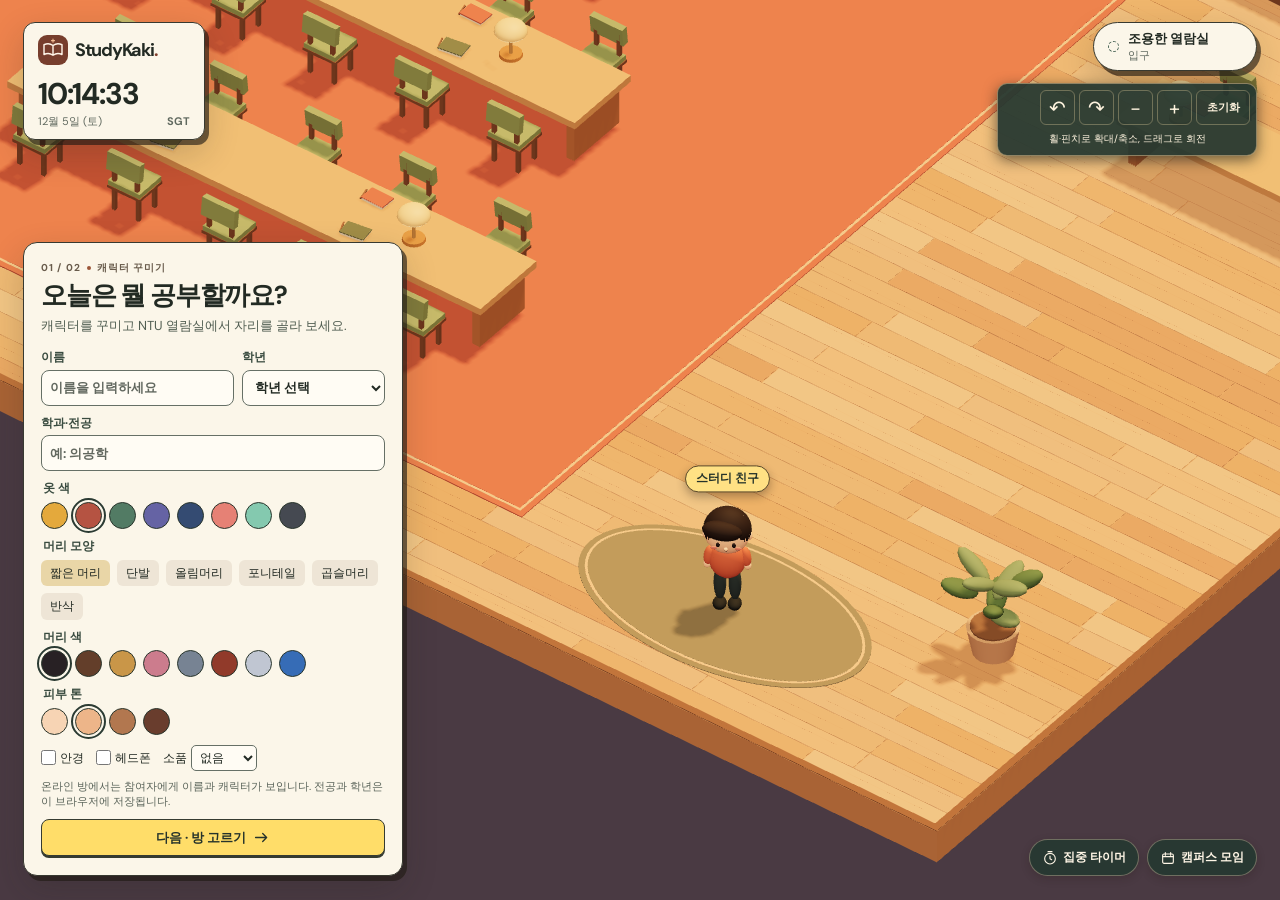
<file: index.html>
<!doctype html>
<html lang="ko">
<head>
  <meta charset="utf-8">
  <meta name="viewport" content="width=device-width, initial-scale=1">
  <meta name="description" content="NTU 학생을 위한 온라인 열람실. 캐릭터를 꾸미고 자리에 앉아 친구들과 공부하세요.">
  <meta name="theme-color" content="#263a32">
  <title>StudyKaki · NTU 온라인 열람실</title>
  <link rel="icon" href="./mark.svg" type="image/svg+xml">
  <link rel="preconnect" href="https://fonts.googleapis.com">
  <link rel="preconnect" href="https://fonts.gstatic.com" crossorigin>
  <link href="https://fonts.googleapis.com/css2?family=DM+Sans:wght@400;500;600;700&family=Instrument+Serif:ital@0;1&display=swap" rel="stylesheet">
  <link rel="stylesheet" href="./style.css?v=ko-1">
  <link rel="stylesheet" href="./scene.css?v=ko-1">
  <script src="./vendor/three-r160.min.js" defer></script>
  <script src="./room-connect.js?v=ko-1" defer></script>
  <script src="./rooms.js?v=ko-1" defer></script>
  <script src="./focus.js?v=ko-1" defer></script>
  <script src="./walk.js" defer></script>
  <script src="./scene.js?v=ko-1" defer></script>
  <script src="./library.js?v=ko-1" type="module"></script>
</head>
<body class="room-app" data-room-phase="profile" data-scene-room="quiet">
  <svg class="symbols" xmlns="http://www.w3.org/2000/svg" aria-hidden="true">
    <symbol id="i-arrow" viewBox="0 0 24 24"><path d="M4.5 12h14m-5-5 5 5-5 5"/></symbol>
    <symbol id="i-up" viewBox="0 0 24 24"><path d="M6 18 18 6M8 6h10v10"/></symbol>
    <symbol id="i-plus" viewBox="0 0 24 24"><path d="M12 5v14M5 12h14"/></symbol>
    <symbol id="i-user" viewBox="0 0 24 24"><circle cx="12" cy="8" r="3.3"/><path d="M5 20v-1a7 7 0 0 1 14 0v1"/></symbol>
    <symbol id="i-clock" viewBox="0 0 24 24"><circle cx="12" cy="13" r="8"/><path d="M12 9v4l2.5 1.5M9 2.5h6"/></symbol>
    <symbol id="i-pin" viewBox="0 0 24 24"><path d="M19 10c0 5-7 10-7 10s-7-5-7-10a7 7 0 1 1 14 0Z"/><circle cx="12" cy="10" r="2.3"/></symbol>
    <symbol id="i-search" viewBox="0 0 24 24"><circle cx="10.8" cy="10.8" r="5.8"/><path d="m15 15 4.5 4.5"/></symbol>
    <symbol id="i-calendar" viewBox="0 0 24 24"><rect x="4" y="6" width="16" height="14" rx="2"/><path d="M8 4v4m8-4v4M4 10h16"/></symbol>
    <symbol id="i-bookmark" viewBox="0 0 24 24"><path d="M7 5h10a1 1 0 0 1 1 1v14l-6-4-6 4V6a1 1 0 0 1 1-1Z"/></symbol>
    <symbol id="i-close" viewBox="0 0 24 24"><path d="m6 6 12 12M18 6 6 18"/></symbol>
    <symbol id="i-book" viewBox="0 0 24 24"><path d="M12 6a8 8 0 0 0-8-1v13a8 8 0 0 1 8 1 8 8 0 0 1 8-1V5a8 8 0 0 0-8 1Zm0 0v13"/></symbol>
    <symbol id="i-grid" viewBox="0 0 24 24"><rect x="5" y="5" width="5" height="5" rx="1"/><rect x="14" y="5" width="5" height="5" rx="1"/><rect x="5" y="14" width="5" height="5" rx="1"/><rect x="14" y="14" width="5" height="5" rx="1"/></symbol>
    <symbol id="i-chevron" viewBox="0 0 24 24"><path d="m6 9 6 6 6-6"/></symbol>
  </svg>
  <main class="study-scene" aria-label="StudyKaki 가상 도서관">
    <div id="scene-3d" aria-hidden="true"></div>
    <div class="scene-wall" aria-hidden="true"></div>
    <div class="scene-vignette" aria-hidden="true"></div>
    <div class="scene-rug" aria-hidden="true"></div>

    <header class="room-clock">
      <a class="brand" href="./" title="StudyKaki 입구"><img src="./mark.svg" width="30" height="30" alt=""><span>StudyKaki<span class="brand-dot">.</span></span></a>
      <time id="scene-time" aria-label="싱가포르 시간">--:--:--</time>
      <div class="scene-date"><span id="scene-date">싱가포르 시간</span><span>SGT</span></div>
    </header>

    <aside class="scene-location" aria-label="현재 방">
      <span class="location-dot"></span>
      <div><strong id="scene-location-name">조용한 열람실</strong><small id="scene-location-status">입구</small></div>
    </aside>

    <div id="scene-character" class="scene-character" aria-hidden="true">
      <span id="scene-avatar-name" class="scene-name">스터디 친구</span>
      <div id="scene-avatar" class="kaki-avatar" data-avatar="gold" data-hair="dark" data-hair-style="short">
        <span class="avatar-shadow"></span>
        <span class="avatar-feet"></span>
        <span class="avatar-body"></span>
        <span class="avatar-arms"></span>
        <span class="avatar-face"></span>
        <span class="avatar-hair"></span>
        <span class="avatar-glasses"></span>
        <span class="avatar-headphones"></span>
        <span class="avatar-cap"></span>
        <span class="avatar-earrings"></span>
      </div>
    </div>
    <div id="scene-peers" aria-hidden="true"></div>

    <div class="scene-hotspots" aria-label="캐릭터 이동">
      <button type="button" data-seat="window" class="scene-seat scene-seat-window">창가 자리</button>
      <button type="button" data-seat="table" class="scene-seat scene-seat-table">공부 책상</button>
      <button type="button" data-seat="rug" class="scene-seat scene-seat-rug">입구</button>
    </div>
    <p id="scene-controls" class="scene-controls" hidden>바닥 클릭 또는 WASD로 이동 <span>·</span> 의자 클릭 또는 E로 앉기</p>
    <p id="walk-status" class="sr-only" role="status"></p>
    <div id="camera-toolbar" class="camera-toolbar" role="group" aria-label="카메라 시점" hidden>
      <button type="button" data-camera="left" aria-label="왼쪽으로 회전" title="왼쪽으로 회전">↶</button>
      <button type="button" data-camera="right" aria-label="오른쪽으로 회전" title="오른쪽으로 회전">↷</button>
      <button type="button" data-camera="out" aria-label="축소" title="축소">−</button>
      <button type="button" data-camera="in" aria-label="확대" title="확대">+</button>
      <button type="button" data-camera="reset" aria-label="시점 초기화" title="시점 초기화">초기화</button>
      <span class="camera-hint">휠·핀치로 확대/축소, 드래그로 회전</span>
      <span class="sr-only" id="camera-status" role="status"></span>
    </div>

    <section id="room-dialog" class="room-panel" aria-label="열람실">
      <div id="room-entry">
        <form id="room-form">
          <div id="room-profile-step">
            <p class="step-label">01 / 02 <span></span> 캐릭터 꾸미기</p>
            <h1 id="room-title">오늘은 뭘 공부할까요?</h1>
            <p class="room-intro">캐릭터를 꾸미고 NTU 열람실에서 자리를 골라 보세요.</p>
            <div class="profile-fields">
              <label>이름<input name="name" maxlength="28" required placeholder="이름을 입력하세요" autocomplete="off"></label>
              <label>학년<select name="year" required><option value="">학년 선택</option><option value="1">1학년</option><option value="2">2학년</option><option value="3">3학년</option><option value="4">4학년</option><option value="5+">5학년 이상</option><option value="postgraduate">대학원생</option><option value="exchange">교환학생</option></select></label>
              <label class="profile-full">학과·전공<input name="school" maxlength="90" required placeholder="예: 의공학"></label>
            </div>
            <fieldset class="avatar-options">
              <legend>옷 색</legend>
              <label title="겨자색"><input type="radio" name="avatar" value="gold" checked aria-label="겨자색"><span class="swatch swatch-gold"></span></label>
              <label title="벽돌색"><input type="radio" name="avatar" value="terracotta" aria-label="벽돌색"><span class="swatch swatch-terracotta"></span></label>
              <label title="세이지"><input type="radio" name="avatar" value="sage" aria-label="세이지"><span class="swatch swatch-sage"></span></label>
              <label title="보라색"><input type="radio" name="avatar" value="indigo" aria-label="보라색"><span class="swatch swatch-indigo"></span></label>
              <label title="남색"><input type="radio" name="avatar" value="navy" aria-label="남색"><span class="swatch swatch-navy"></span></label>
              <label title="코랄"><input type="radio" name="avatar" value="coral" aria-label="코랄"><span class="swatch swatch-coral"></span></label>
              <label title="민트"><input type="radio" name="avatar" value="mint" aria-label="민트"><span class="swatch swatch-mint"></span></label>
              <label title="차콜"><input type="radio" name="avatar" value="charcoal" aria-label="차콜"><span class="swatch swatch-charcoal"></span></label>
            </fieldset>
            <fieldset class="avatar-options hair-styles">
              <legend>머리 모양</legend>
              <label><input type="radio" name="hairStyle" value="short" checked><span>짧은 머리</span></label>
              <label><input type="radio" name="hairStyle" value="bob"><span>단발</span></label>
              <label><input type="radio" name="hairStyle" value="bun"><span>올림머리</span></label>
              <label><input type="radio" name="hairStyle" value="pony"><span>포니테일</span></label>
              <label><input type="radio" name="hairStyle" value="curls"><span>곱슬머리</span></label>
              <label><input type="radio" name="hairStyle" value="shaved"><span>반삭</span></label>
            </fieldset>
            <fieldset class="avatar-options">
              <legend>머리 색</legend>
              <label title="검정"><input type="radio" name="hair" value="dark" checked aria-label="검정"><span class="swatch swatch-dark"></span></label>
              <label title="갈색"><input type="radio" name="hair" value="brown" aria-label="갈색"><span class="swatch swatch-brown"></span></label>
              <label title="금발"><input type="radio" name="hair" value="blond" aria-label="금발"><span class="swatch swatch-blond"></span></label>
              <label title="장밋빛"><input type="radio" name="hair" value="rose" aria-label="장밋빛"><span class="swatch swatch-rose"></span></label>
              <label title="회청색"><input type="radio" name="hair" value="slate" aria-label="회청색"><span class="swatch swatch-slate"></span></label>
              <label title="적갈색"><input type="radio" name="hair" value="auburn" aria-label="적갈색"><span class="swatch swatch-auburn"></span></label>
              <label title="은빛"><input type="radio" name="hair" value="silver" aria-label="은빛"><span class="swatch swatch-silver"></span></label>
              <label title="파란색"><input type="radio" name="hair" value="blue" aria-label="파란색"><span class="swatch swatch-blue"></span></label>
            </fieldset>
            <fieldset class="avatar-options">
              <legend>피부 톤</legend>
              <label title="아이보리"><input type="radio" name="skin" value="light" aria-label="아이보리"><span class="swatch swatch-light"></span></label>
              <label title="피치"><input type="radio" name="skin" value="medium" checked aria-label="피치"><span class="swatch swatch-medium"></span></label>
              <label title="캐러멜"><input type="radio" name="skin" value="tan" aria-label="캐러멜"><span class="swatch swatch-tan"></span></label>
              <label title="코코아"><input type="radio" name="skin" value="deep" aria-label="코코아"><span class="swatch swatch-deep"></span></label>
            </fieldset>
            <div class="accessories"><label><input type="checkbox" name="glasses"> 안경</label><label><input type="checkbox" name="headphones"> 헤드폰</label><label class="extra-accessory">소품 <select name="accessory"><option value="none">없음</option><option value="cap">모자</option><option value="earrings">귀걸이</option></select></label></div>
            <span id="room-avatar-preview" hidden aria-hidden="true"></span>
            <p class="private-note">온라인 방에서는 참여자에게 이름과 캐릭터가 보입니다. 전공과 학년은 이 브라우저에 저장됩니다.</p>
            <button type="button" class="game-button game-primary" data-room-next>다음 · 방 고르기 <svg class="icon"><use href="#i-arrow"/></svg></button>
          </div>
          <div id="room-choice-step" hidden>
            <p class="step-label">02 / 02 <span></span> 방 고르기</p>
            <h2>어디에서 공부할까요?</h2>
            <p id="room-invite-notice" class="room-notice" hidden></p>
            <p class="room-intro">방을 고르고 입장하세요. 친구에게 방 초대 링크를 보낼 수 있어요.</p>
            <label class="room-select">방 선택
              <select name="room"><option value="quiet">조용한 열람실</option><option value="module">과목 스터디룸</option><option value="break">휴게실</option></select>
            </label>
            <p id="room-error" class="form-error" role="alert" hidden></p>
            <div class="game-actions">
              <button type="button" class="game-button game-secondary" data-room-back>이전</button>
              <button type="submit" class="game-button game-primary">입장하기 <svg class="icon"><use href="#i-arrow"/></svg></button>
            </div>
          </div>
        </form>
      </div>
      <div id="room-space" hidden>
        <div class="room-header"><h2 id="room-name"></h2><p id="room-state" role="status"></p></div>
        <ul id="room-chair-grid" aria-label="열람실 자리"></ul>
        <form id="room-goal-form">
          <label class="goal-label" for="room-goal">오늘의 공부 목표</label>
          <div class="room-goal-row">
            <input id="room-goal" maxlength="120" placeholder="예: 튜토리얼 문제 두 개 풀기">
            <button class="game-button game-secondary" type="submit">저장</button>
          </div>
        </form>
        <p id="room-goal-title" class="form-help" hidden></p>
        <div class="game-actions in-room-actions">
          <button id="room-connect" class="game-button game-primary" type="button">온라인 연결</button>
          <button id="room-share" class="game-button game-secondary" type="button">방 링크 복사</button>
          <button id="room-exit" class="game-button game-secondary" type="button">나가기</button>
        </div>
        <label id="room-copy-fallback" class="room-copy-fallback" hidden>초대 링크를 복사하세요
          <input id="room-copy-url" type="url" readonly>
        </label>
        <p id="room-connect-note" class="private-note">온라인에 연결한 뒤 친구를 초대하세요. 방을 유지하려면 호스트 탭을 열어 두세요.</p>
      </div>
    </section>

    <nav class="scene-tools" aria-label="공부 도구">
      <button class="tool-pill" type="button" data-open-focus><svg class="icon"><use href="#i-clock"/></svg><span>집중 타이머</span></button>
      <a class="tool-pill" href="./campus.html"><svg class="icon"><use href="#i-calendar"/></svg><span>캠퍼스 모임</span></a>
    </nav>
    <noscript><p class="room-panel">열람실에 입장하려면 JavaScript를 켜 주세요.</p></noscript>
  </main>
  <dialog id="focus-dialog" aria-labelledby="focus-title">
    <div class="dialog-inner">
      <div class="dialog-head"><h2 id="focus-title">집중 타이머</h2><form method="dialog"><button type="submit" class="icon-button" aria-label="집중 타이머 닫기"><svg class="icon"><use href="#i-close"/></svg></button></form></div>
      <div class="timer-modes" aria-label="타이머 모드"><button type="button" data-timer-mode="focus" aria-pressed="true">집중</button><button type="button" data-timer-mode="break" aria-pressed="false">5분 휴식</button></div>
      <div id="timer-display" class="timer-display" role="timer" aria-label="남은 시간">25:00</div>
      <div class="timer-presets" aria-label="집중 시간"><button type="button" data-focus-minutes="25" aria-pressed="true">25분</button><button type="button" data-focus-minutes="50" aria-pressed="false">50분</button><button type="button" data-focus-minutes="75" aria-pressed="false">75분</button></div>
      <label class="goal-label">무엇을 공부할까요?<input id="focus-goal" maxlength="140" placeholder="예: 8주차 튜토리얼 끝내기"></label>
      <div class="timer-actions"><button class="button button-primary" id="timer-toggle" type="button">시작</button><button class="button button-secondary" id="timer-reset" type="button">초기화</button></div>
      <p id="focus-summary" class="focus-summary"></p><p id="timer-status" class="timer-status" role="status"></p>
      <div class="focus-tasks">
        <h3>공부 체크리스트</h3>
        <form id="focus-task-form">
          <label class="sr-only" for="focus-task-input">새 할 일</label>
          <input id="focus-task-input" maxlength="100" placeholder="할 일을 입력하세요" required>
          <button class="button button-secondary" type="submit">추가</button>
        </form>
        <ul id="focus-task-list" aria-label="공부 체크리스트"></ul>
      </div>
    </div>
  </dialog>
</body>
</html>
</file>
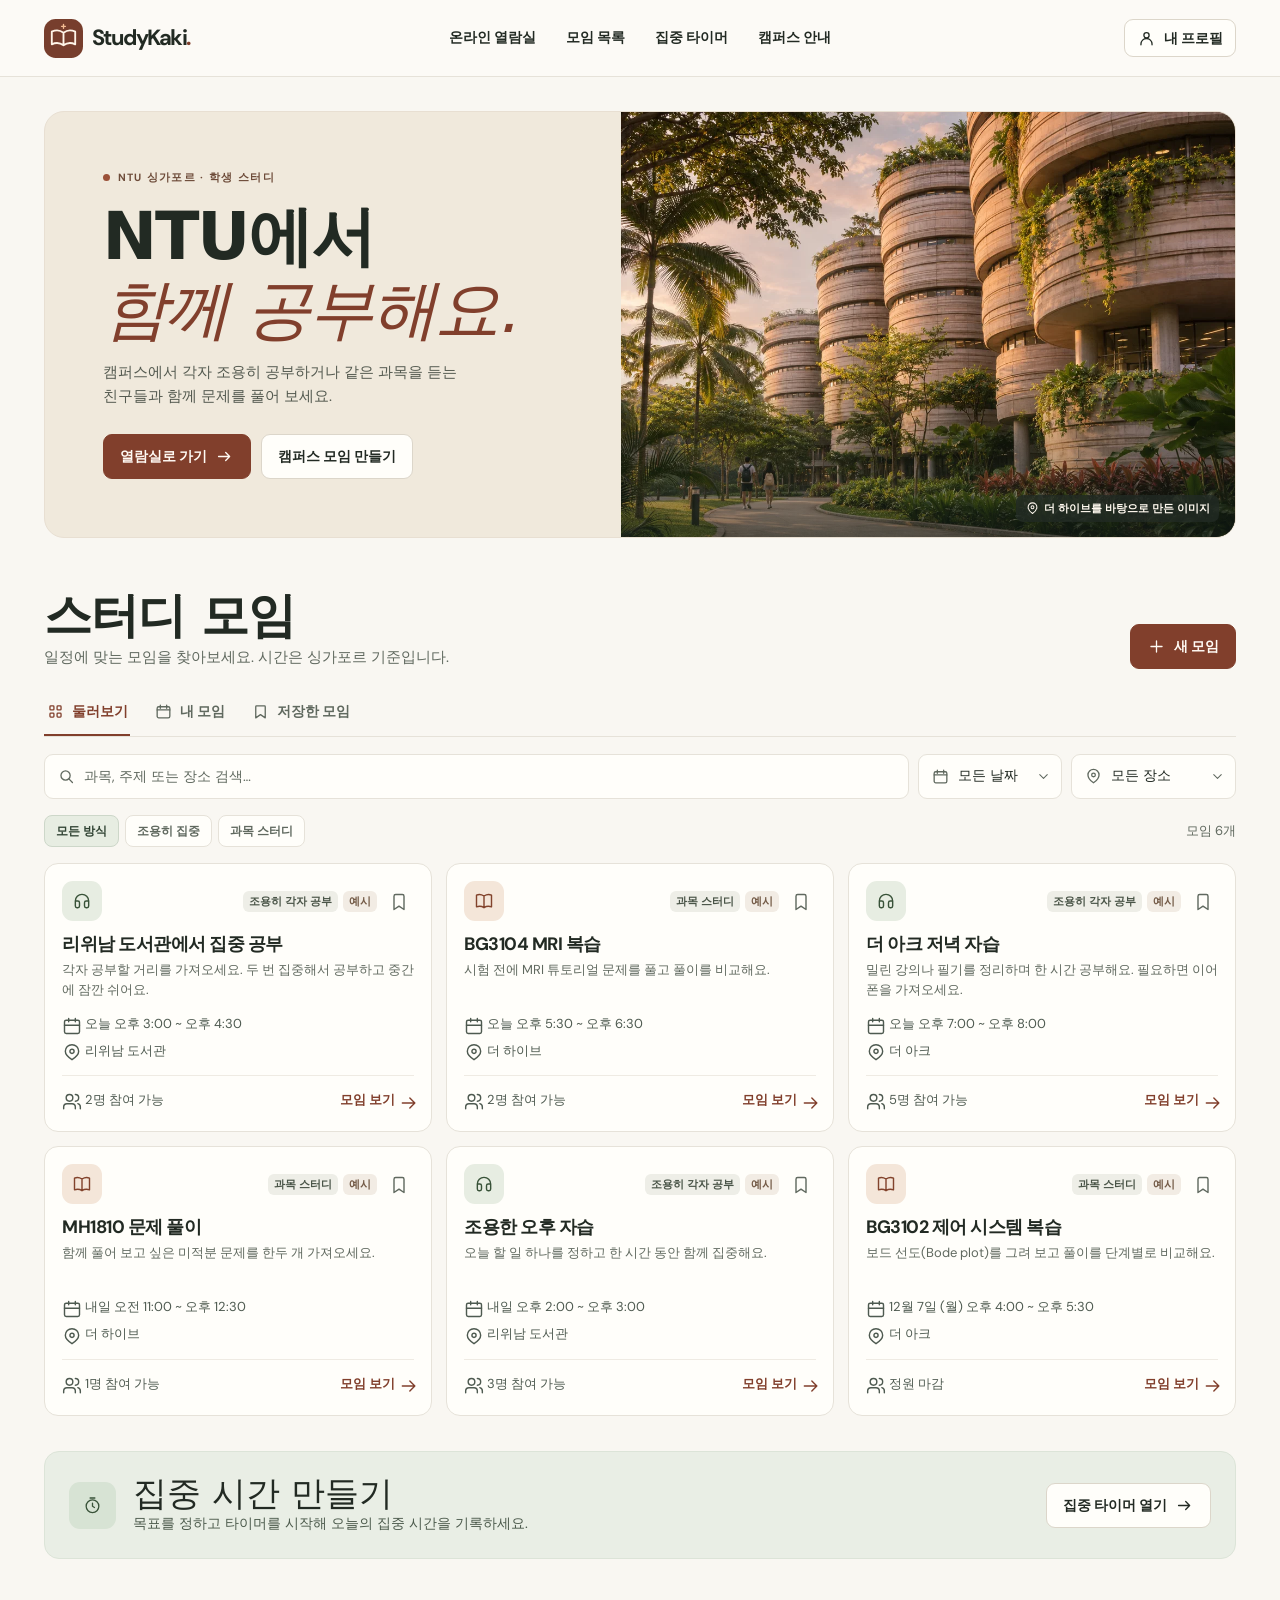
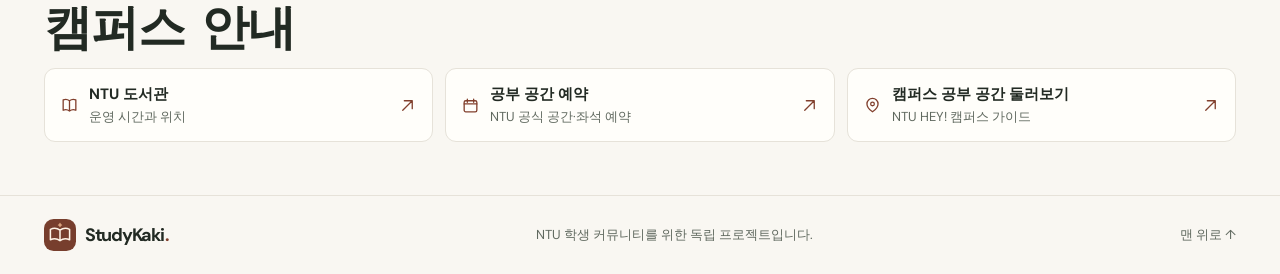
<file: campus.html>
<!doctype html>
<html lang="ko">
<head>
  <meta charset="utf-8">
  <meta name="viewport" content="width=device-width, initial-scale=1">
  <meta name="description" content="NTU 스터디 모임을 찾거나 직접 열고, 집중 타이머를 사용해 보세요.">
  <meta name="theme-color" content="#f9f7f2">
  <title>StudyKaki · 캠퍼스 모임</title>
  <link rel="icon" href="./mark.svg" type="image/svg+xml">
  <link rel="preconnect" href="https://fonts.googleapis.com">
  <link rel="preconnect" href="https://fonts.gstatic.com" crossorigin>
  <link href="https://fonts.googleapis.com/css2?family=DM+Sans:wght@400;500;600;700&family=Instrument+Serif:ital@0;1&display=swap" rel="stylesheet">
  <link rel="stylesheet" href="./style.css?v=ko-1">
  <script src="./app.js?v=ko-1" defer></script>
  <script src="./focus.js?v=ko-1" defer></script>
</head>
<body>
  <svg class="symbols" xmlns="http://www.w3.org/2000/svg" aria-hidden="true">
    <symbol id="i-arrow" viewBox="0 0 24 24"><path d="M4.5 12h14m-5-5 5 5-5 5"/></symbol>
    <symbol id="i-up" viewBox="0 0 24 24"><path d="M6 18 18 6M8 6h10v10"/></symbol>
    <symbol id="i-plus" viewBox="0 0 24 24"><path d="M12 5v14M5 12h14"/></symbol>
    <symbol id="i-user" viewBox="0 0 24 24"><circle cx="12" cy="8" r="3.3"/><path d="M5 20v-1a7 7 0 0 1 14 0v1"/></symbol>
    <symbol id="i-clock" viewBox="0 0 24 24"><circle cx="12" cy="13" r="8"/><path d="M12 9v4l2.5 1.5M9 2.5h6"/></symbol>
    <symbol id="i-pin" viewBox="0 0 24 24"><path d="M19 10c0 5-7 10-7 10s-7-5-7-10a7 7 0 1 1 14 0Z"/><circle cx="12" cy="10" r="2.3"/></symbol>
    <symbol id="i-search" viewBox="0 0 24 24"><circle cx="10.8" cy="10.8" r="5.8"/><path d="m15 15 4.5 4.5"/></symbol>
    <symbol id="i-calendar" viewBox="0 0 24 24"><rect x="4" y="6" width="16" height="14" rx="2"/><path d="M8 4v4m8-4v4M4 10h16"/></symbol>
    <symbol id="i-bookmark" viewBox="0 0 24 24"><path d="M7 5h10a1 1 0 0 1 1 1v14l-6-4-6 4V6a1 1 0 0 1 1-1Z"/></symbol>
    <symbol id="i-close" viewBox="0 0 24 24"><path d="m6 6 12 12M18 6 6 18"/></symbol>
    <symbol id="i-book" viewBox="0 0 24 24"><path d="M12 6a8 8 0 0 0-8-1v13a8 8 0 0 1 8 1 8 8 0 0 1 8-1V5a8 8 0 0 0-8 1Zm0 0v13"/></symbol>
    <symbol id="i-grid" viewBox="0 0 24 24"><rect x="5" y="5" width="5" height="5" rx="1"/><rect x="14" y="5" width="5" height="5" rx="1"/><rect x="5" y="14" width="5" height="5" rx="1"/><rect x="14" y="14" width="5" height="5" rx="1"/></symbol>
    <symbol id="i-chevron" viewBox="0 0 24 24"><path d="m6 9 6 6 6-6"/></symbol>
  </svg>
  <a class="skip" href="#main">본문으로 건너뛰기</a>
  <header class="topbar">
    <div class="topbar-inner shell">
      <a class="brand" href="#" aria-label="StudyKaki 홈"><img src="./mark.svg" width="39" height="39" alt=""><span>StudyKaki<span class="brand-dot">.</span></span></a>
      <nav aria-label="주 메뉴">
        <a href="./">온라인 열람실</a>
        <a href="#sessions">모임 목록</a>
        <button type="button" data-open-focus>집중 타이머</button>
        <a href="#campus">캠퍼스 안내</a>
      </nav>
      <button id="open-profile" class="button button-profile" type="button"><svg class="icon"><use href="#i-user"/></svg><span id="profile-name">내 프로필</span></button>
    </div>
  </header>
  <main id="main" class="shell">
    <section class="hero" aria-labelledby="hero-title">
      <div class="hero-copy">
        <div class="hero-label"><span></span> NTU 싱가포르 · 학생 스터디</div>
        <h1 id="hero-title">NTU에서<br><em>함께 공부해요.</em></h1>
        <p>캠퍼스에서 각자 조용히 공부하거나 같은 과목을 듣는 친구들과 함께 문제를 풀어 보세요.</p>
        <div class="hero-actions">
          <a class="button button-primary" href="./">열람실로 가기 <svg class="icon"><use href="#i-arrow"/></svg></a>
          <button class="button button-secondary" type="button" data-open-create>캠퍼스 모임 만들기</button>
        </div>
      </div>
      <div class="hero-art" aria-hidden="true">
        <div class="hero-image"></div>
        <span class="photo-label"><svg class="icon"><use href="#i-pin"/></svg> 더 하이브를 바탕으로 만든 이미지</span>
      </div>
    </section>
    <section class="directory" id="sessions" aria-labelledby="directory-title">
      <div class="section-heading">
        <div><h2 id="directory-title">스터디 모임</h2><p>일정에 맞는 모임을 찾아보세요. 시간은 싱가포르 기준입니다.</p></div>
        <button id="open-create" class="button button-primary" type="button"><svg class="icon"><use href="#i-plus"/></svg> 새 모임</button>
      </div>
      <div class="view-tabs" aria-label="모임 목록">
        <button type="button" class="active" data-view="browse" aria-pressed="true"><svg class="icon"><use href="#i-grid"/></svg> 둘러보기</button>
        <button type="button" data-view="mine" aria-pressed="false"><svg class="icon"><use href="#i-calendar"/></svg> 내 모임</button>
        <button type="button" data-view="saved" aria-pressed="false"><svg class="icon"><use href="#i-bookmark"/></svg> 저장한 모임</button>
      </div>
      <div class="filters">
        <label class="search-field"><svg class="icon"><use href="#i-search"/></svg><span class="sr-only">모임 검색</span><input id="search" type="search" placeholder="과목, 주제 또는 장소 검색…"></label>
        <label class="select-filter"><svg class="icon"><use href="#i-calendar"/></svg><span class="sr-only">날짜로 필터링</span><select id="day-filter"><option value="all">모든 날짜</option><option value="today">오늘</option><option value="tomorrow">내일</option><option value="week">앞으로 7일</option></select><svg class="icon chevron"><use href="#i-chevron"/></svg></label>
        <label class="select-filter"><svg class="icon"><use href="#i-pin"/></svg><span class="sr-only">장소로 필터링</span><select id="venue-filter"><option value="all">모든 장소</option><option value="Lee Wee Nam Library">리위남 도서관</option><option value="The Hive">더 하이브</option><option value="The Arc">더 아크</option></select><svg class="icon chevron"><use href="#i-chevron"/></svg></label>
      </div>
      <div class="mode-row">
        <div class="mode-buttons" aria-label="공부 방식">
          <button type="button" class="active" data-mode="all" aria-pressed="true">모든 방식</button>
          <button type="button" data-mode="silent" aria-pressed="false">조용히 집중</button>
          <button type="button" data-mode="module" aria-pressed="false">과목 스터디</button>
        </div>
        <p id="result-count" aria-live="polite"></p>
      </div>
      <div id="session-grid" class="session-grid"></div>
      <noscript><p>모임을 보거나 만들려면 JavaScript를 켜 주세요.</p></noscript>
    </section>
    <section class="focus-banner" aria-labelledby="focus-heading">
      <div class="feature-icon"><svg class="icon"><use href="#i-clock"/></svg></div>
      <div><h2 id="focus-heading">집중 시간 만들기</h2><p>목표를 정하고 타이머를 시작해 오늘의 집중 시간을 기록하세요.</p></div>
      <button class="button button-secondary" type="button" data-open-focus>집중 타이머 열기 <svg class="icon"><use href="#i-arrow"/></svg></button>
    </section>
    <section class="campus" id="campus" aria-labelledby="campus-title">
      <h2 id="campus-title">캠퍼스 안내</h2>
      <div class="campus-grid">
        <a href="https://www.ntu.edu.sg/education/libraries" target="_blank" rel="noopener"><svg class="icon"><use href="#i-book"/></svg><span><strong>NTU 도서관</strong><small>운영 시간과 위치</small></span><svg class="icon"><use href="#i-up"/></svg></a>
        <a href="https://libfaq.ntu.edu.sg/faq/267267" target="_blank" rel="noopener"><svg class="icon"><use href="#i-calendar"/></svg><span><strong>공부 공간 예약</strong><small>NTU 공식 공간·좌석 예약</small></span><svg class="icon"><use href="#i-up"/></svg></a>
        <a href="https://www.ntu.edu.sg/hey/search-stories/detail/6-study-nooks-you%27ll-love-%28freshmen--take-note%29" target="_blank" rel="noopener"><svg class="icon"><use href="#i-pin"/></svg><span><strong>캠퍼스 공부 공간 둘러보기</strong><small>NTU HEY! 캠퍼스 가이드</small></span><svg class="icon"><use href="#i-up"/></svg></a>
      </div>
    </section>
  </main>
  <footer class="footer">
    <div class="shell footer-inner"><a class="brand" href="#"><img src="./mark.svg" width="32" height="32" alt="">StudyKaki<span class="brand-dot">.</span></a><p>NTU 학생 커뮤니티를 위한 독립 프로젝트입니다.</p><a href="#main">맨 위로 ↑</a></div>
  </footer>
  <dialog id="create-dialog" aria-labelledby="create-title">
    <div class="dialog-inner">
      <div class="dialog-head"><h2 id="create-title">스터디 모임 만들기</h2><button type="button" data-close-dialog class="icon-button" aria-label="닫기"><svg class="icon"><use href="#i-close"/></svg></button></div>
      <p class="dialog-intro">시간과 장소를 정한 뒤 모임 링크를 친구에게 보내세요.</p>
      <form id="create-form" class="form-grid">
        <label class="full">모임 제목<input name="title" maxlength="72" required autofocus placeholder="예: BG3104 MRI 복습"></label>
        <label>공부 방식<select name="mode"><option value="silent">조용히 집중</option><option value="module">과목 스터디</option></select></label>
        <label>과목 코드 <small>(선택)</small><input name="module" maxlength="24" placeholder="예: BG3104"></label>
        <label class="full">장소<input name="venue" list="ntu-venues" maxlength="80" required placeholder="예: 더 하이브"><datalist id="ntu-venues"><option value="Lee Wee Nam Library" label="리위남 도서관"><option value="The Hive" label="더 하이브"><option value="The Arc" label="더 아크"></datalist></label>
        <label>날짜 (싱가포르 시간)<input type="date" name="date" required></label>
        <label>시작 시간 (싱가포르 시간)<input type="time" name="time" required></label>
        <label>소요 시간<select name="duration"><option value="25">25분</option><option value="50">50분</option><option value="60" selected>1시간</option><option value="75">75분</option><option value="90">1시간 30분</option><option value="120">2시간</option></select></label>
        <label>총 인원 (주최자 포함)<input name="capacity" type="number" min="2" max="30" value="4" required></label>
        <label class="full">모임 설명 <small>(선택)</small><textarea name="notes" rows="3" maxlength="360" placeholder="공부할 내용과 만날 장소를 적어 주세요."></textarea></label>
        <p class="form-help full">링크가 있는 사람은 모임 설명을 볼 수 있습니다. 프로필은 이 브라우저에 저장됩니다.</p>
        <p id="create-error" class="form-error full" role="alert" hidden></p>
        <div class="form-actions full"><button class="button button-secondary" type="button" data-close-dialog>취소</button><button class="button button-primary" type="submit">모임 만들기 <svg class="icon"><use href="#i-arrow"/></svg></button></div>
      </form>
    </div>
  </dialog>
  <dialog id="detail-dialog" aria-labelledby="detail-title">
    <div class="dialog-inner detail-inner"><button type="button" data-close-dialog class="icon-button detail-close" aria-label="닫기"><svg class="icon"><use href="#i-close"/></svg></button><div id="detail-content"></div></div>
  </dialog>
  <dialog id="profile-dialog" aria-labelledby="profile-title">
    <div class="dialog-inner">
      <div class="dialog-head"><h2 id="profile-title">내 프로필</h2><button type="button" data-close-dialog class="icon-button" aria-label="닫기"><svg class="icon"><use href="#i-close"/></svg></button></div>
      <p class="dialog-intro">프로필은 이 브라우저에 저장됩니다.</p>
      <form id="profile-form" class="form-grid">
        <label class="full">이름<input name="name" maxlength="60" required autocomplete="name" placeholder="이름을 입력하세요" autofocus></label>
        <label class="full">학과·전공<input name="school" maxlength="90" required placeholder="예: 의공학"></label>
        <label>학년<select name="year" required><option value="">학년 선택</option><option value="1">1학년</option><option value="2">2학년</option><option value="3">3학년</option><option value="4">4학년</option><option value="5+">5학년 이상</option><option value="postgraduate">대학원생</option><option value="exchange">교환학생</option></select></label>
        <label>별명 <small>(선택)</small><input name="nickname" maxlength="32" placeholder="친구들이 부르는 이름"></label>
        <div class="form-actions full"><button id="clear-profile" class="button button-secondary" type="button" hidden>저장한 프로필 지우기</button><button class="button button-primary" type="submit">프로필 저장</button></div>
      </form>
    </div>
  </dialog>
  <dialog id="focus-dialog" aria-labelledby="focus-title">
    <div class="dialog-inner">
      <div class="dialog-head"><h2 id="focus-title">집중 타이머</h2><button type="button" data-close-dialog class="icon-button" aria-label="닫기"><svg class="icon"><use href="#i-close"/></svg></button></div>
      <div class="timer-modes" aria-label="타이머 모드"><button type="button" data-timer-mode="focus" aria-pressed="true">집중</button><button type="button" data-timer-mode="break" aria-pressed="false">5분 휴식</button></div>
      <div id="timer-display" class="timer-display" role="timer" aria-label="남은 시간">25:00</div>
      <div class="timer-presets" aria-label="집중 시간"><button type="button" data-focus-minutes="25" aria-pressed="true">25분</button><button type="button" data-focus-minutes="50" aria-pressed="false">50분</button><button type="button" data-focus-minutes="75" aria-pressed="false">75분</button></div>
      <label class="goal-label">무엇을 공부할까요?<input id="focus-goal" maxlength="140" placeholder="예: 8주차 튜토리얼 끝내기"></label>
      <div class="timer-actions"><button class="button button-primary" id="timer-toggle" type="button">시작</button><button class="button button-secondary" id="timer-reset" type="button">초기화</button></div>
      <p id="focus-summary" class="focus-summary"></p><p id="timer-status" class="timer-status" role="status"></p>
      <div class="focus-tasks">
        <h3>공부 체크리스트</h3>
        <form id="focus-task-form">
          <label class="sr-only" for="focus-task-input">새 할 일</label>
          <input id="focus-task-input" maxlength="100" placeholder="할 일을 입력하세요" required>
          <button class="button button-secondary" type="submit">추가</button>
        </form>
        <ul id="focus-task-list" aria-label="공부 체크리스트"></ul>
      </div>
    </div>
  </dialog>
  <div id="app-toast" class="toast" role="status" hidden></div>
</body>
</html>
</file>
<file: style.css>
:root {
  color-scheme: light;
  --paper: #f9f7f2;
  --white: #fffefa;
  --ink: #222a23;
  --muted: #60695f;
  --line: #e6e2d9;
  --rust: #813f2c;
  --rust-hover: #683122;
  --sage: #e7ede2;
  --serif: "Instrument Serif", Georgia, serif;
  --sans: "DM Sans", system-ui, sans-serif;
}
* { box-sizing: border-box; }
html { scroll-behavior: smooth; }
body { margin: 0; background: var(--paper); color: var(--ink); font: 15px/1.55 var(--sans); }
html[lang="ko"] { --sans: "DM Sans", "Malgun Gothic", "Apple SD Gothic Neo", system-ui, sans-serif; --serif: "Malgun Gothic", "Apple SD Gothic Neo", system-ui, sans-serif; }
html[lang="ko"] .hero h1 { font-size: clamp(38px, 5.1vw, 70px); font-weight: 700; line-height: 1.12; }
html[lang="ko"] .section-heading h2, html[lang="ko"] .campus > h2 { font-weight: 700; font-size: clamp(29px, 4.2vw, 48px); }
a { color: inherit; text-decoration: none; }
button, input, select, textarea { font: inherit; color: inherit; }
button { cursor: pointer; }
button:disabled { cursor: default; opacity: .55; }
button, a, input, textarea, select { -webkit-tap-highlight-color: transparent; }
:focus-visible { outline: 2px solid var(--rust); outline-offset: 4px; }
button { border: 0; background: none; }
h1, h2, h3, p { margin: 0; }
[hidden] { display: none !important; }
.symbols { position: absolute; width: 0; height: 0; overflow: hidden; }
.icon { width: 19px; height: 19px; flex: none; fill: none; stroke: currentColor; stroke-width: 1.65; stroke-linecap: round; stroke-linejoin: round; vertical-align: middle; }
.sr-only, .skip:not(:focus) { position: absolute; width: 1px; height: 1px; overflow: hidden; clip-path: inset(50%); white-space: nowrap; }
.skip:focus { position: fixed; top: 8px; left: 8px; z-index: 5; padding: 12px; background: white; }
.shell { width: min(1192px, calc(100% - 88px)); margin-inline: auto; }
.topbar { border-bottom: 1px solid var(--line); background: #fcfaf6; }
.topbar-inner { display: grid; grid-template-columns: 1fr auto 1fr; align-items: center; min-height: 76px; gap: 28px; }
.brand { display: inline-flex; align-items: center; gap: 9px; justify-self: start; font-weight: 700; font-size: 22px; line-height: 1; letter-spacing: -.07em; white-space: nowrap; }
.brand img { display: block; }
.brand-dot { color: var(--rust); }
.topbar nav { display: flex; align-items: center; gap: 30px; font-size: 14px; font-weight: 700; }
.topbar nav button { padding: 0; }
.topbar nav a:hover, .topbar nav button:hover, .footer a:hover { color: var(--rust); }
.button { min-height: 45px; display: inline-flex; align-items: center; justify-content: center; gap: 8px; padding: 10px 16px; border: 1px solid transparent; border-radius: 9px; font-size: 14px; line-height: 1.2; font-weight: 700; transition: background .18s, color .18s, border-color .18s; }
.button-primary { background: var(--rust); color: #fffaf4; border-color: var(--rust); }
.button-primary:hover:not(:disabled) { background: var(--rust-hover); border-color: var(--rust-hover); }
.button-secondary, .button-profile { background: var(--white); border-color: #dcd6ca; }
.button-secondary:hover, .button-profile:hover { background: #f1ebe0; border-color: #c9bcab; }
.button-profile { justify-self: end; min-height: 38px; min-width: 0; max-width: 100%; padding: 8px 12px; }
.button-profile span { overflow: hidden; text-overflow: ellipsis; white-space: nowrap; }
.hero { display: grid; grid-template-columns: 1fr 1.067fr; min-height: 417px; margin-top: 34px; border: 1px solid #e8dfd2; border-radius: 20px; overflow: hidden; background: #f0e9dc; }
.hero-copy { padding: clamp(30px, 4.5vw, 64px); display: flex; justify-content: center; align-items: flex-start; flex-direction: column; }
.hero-label { display: inline-flex; align-items: center; gap: 8px; color: #6d4b39; font-weight: 700; font-size: 10.5px; letter-spacing: .125em; }
.hero-label span { width: 7px; height: 7px; border-radius: 50%; background: #9b5138; }
.hero h1 { margin: 14px 0 14px; font: 400 clamp(56px, 6.15vw, 96px)/.87 var(--serif); letter-spacing: -.035em; }
.hero h1 em { color: var(--rust); font-weight: 400; }
.hero p { max-width: 355px; color: #545a50; font-size: 15px; line-height: 1.6; }
.hero-actions { display: flex; flex-wrap: wrap; gap: 10px; margin-top: 26px; }
.hero-art { position: relative; min-width: 0; isolation: isolate; background: #777662; }
.hero-image { position: absolute; inset: 0; background: url("./hive.webp") center 55% / cover no-repeat; }
.hero-art::after { content: ""; position: absolute; inset: 60% 0 0; background: linear-gradient(transparent, #192a2180); z-index: 0; }
.photo-label { display: flex; align-items: center; gap: 4px; position: absolute; right: 16px; bottom: 15px; z-index: 1; border-radius: 7px; background: #222b24c9; color: #fff9ef; padding: 5px 9px; font-size: 11px; font-weight: 600; }
.photo-label .icon { width: 15px; height: 15px; }
.directory { padding-top: 53px; scroll-margin-top: 18px; }
.section-heading { display: flex; justify-content: space-between; align-items: end; gap: 18px; margin-bottom: 24px; }
.section-heading h2, .campus > h2 { font: 400 clamp(37px, 4.2vw, 58px)/1 var(--serif); letter-spacing: -.02em; }
.section-heading p { color: var(--muted); margin-top: 7px; }
.view-tabs { display: flex; gap: 22px; border-bottom: 1px solid var(--line); margin-bottom: 17px; }
.view-tabs button { display: flex; align-items: center; gap: 7px; padding: 8px 2px 11px; border-bottom: 2px solid transparent; color: var(--muted); font-size: 14px; font-weight: 700; }
.view-tabs button[aria-pressed="true"] { color: var(--rust); border-bottom-color: var(--rust); }
.filters { display: grid; grid-template-columns: 1fr auto auto; gap: 9px; }
.search-field, .select-filter { display: flex; align-items: center; position: relative; gap: 8px; min-width: 0; min-height: 45px; padding: 0 12px; border: 1px solid var(--line); border-radius: 9px; background: var(--white); color: var(--muted); }
.search-field:focus-within, .select-filter:focus-within { outline: 2px solid var(--rust); outline-offset: 2px; }
.search-field input, .select-filter select { min-width: 0; width: 100%; height: 43px; padding: 0; border: 0; background: none; appearance: none; color: var(--ink); font-size: 14px; outline: 0; }
.search-field input::placeholder { color: var(--muted); opacity: 1; }
.select-filter select { cursor: pointer; padding-right: 24px; }
.select-filter .chevron { position: absolute; right: 10px; pointer-events: none; width: 15px; }
.mode-row { display: flex; align-items: center; justify-content: space-between; gap: 15px; margin: 16px 0; }
.mode-buttons { display: flex; flex-wrap: wrap; gap: 6px; }
.mode-buttons button, .timer-presets button, .timer-modes button { padding: 6px 11px; border: 1px solid var(--line); border-radius: 8px; font-weight: 700; font-size: 12px; color: var(--muted); background: var(--white); }
.mode-buttons button[aria-pressed="true"], .timer-modes button[aria-pressed="true"], .timer-presets button[aria-pressed="true"] { background: var(--sage); border-color: #cdd7c9; color: #304333; }
#result-count { color: var(--muted); font-size: 13px; white-space: nowrap; }
.session-grid { display: grid; grid-template-columns: repeat(3, minmax(0, 1fr)); gap: 14px; }
.study-card { min-width: 0; display: flex; flex-direction: column; background: var(--white); border: 1px solid var(--line); border-radius: 14px; padding: 17px; transition: transform .18s, box-shadow .18s, border-color .18s; }
.study-card:hover { transform: translateY(-2px); border-color: #d4c8ba; box-shadow: 0 8px 26px #3027150b; }
.card-top, .card-badges, .card-footer, .card-capacity, .card-meta-row, .card-open { display: flex; align-items: center; }
.card-top, .card-footer { justify-content: space-between; gap: 8px; }
.card-icon, .feature-icon { width: 40px; height: 40px; border-radius: 11px; display: grid; place-items: center; flex: none; background: var(--sage); color: #385238; }
svg.card-icon { padding: 10px; }
.study-card[data-mode="module"] .card-icon { background: #f4e6d9; color: #82432c; }
.card-badges { gap: 5px; flex-wrap: wrap; justify-content: flex-end; }
.card-mode, .card-demo, .detail-kicker { font-size: 11px; line-height: 1.2; font-weight: 700; border-radius: 6px; padding: 4px 6px; background: #eeeee7; color: #495447; }
.card-demo { background: #f2ece4; color: #725945; }
.icon-button, .card-save, .card-share { display: inline-grid; place-items: center; padding: 0; width: 32px; height: 32px; flex: none; border-radius: 8px; color: var(--muted); }
.icon-button:hover, .card-save:hover, .card-share:hover { background: #f0ece3; color: var(--rust); }
.card-save[aria-pressed="true"] { color: var(--rust); background: #f4e8dd; }
.card-save[aria-pressed="true"] svg { fill: #d5a786; }
.card-title { margin: 12px 0 4px; font-size: 18px; font-weight: 700; letter-spacing: -.027em; overflow-wrap: anywhere; line-height: 1.27; }
.card-description { display: -webkit-box; -webkit-line-clamp: 2; -webkit-box-orient: vertical; overflow: hidden; min-height: 42px; color: var(--muted); font-size: 13px; line-height: 1.5; overflow-wrap: anywhere; }
.card-meta { display: grid; gap: 7px; margin: 12px 0 14px; }
.card-meta-row, .card-capacity { gap: 7px; font-size: 13px; color: #4e5a50; overflow-wrap: anywhere; }
.card-meta-row .icon, .card-capacity .icon { height: 16px; width: 16px; }
.card-footer { margin-top: auto; padding-top: 10px; border-top: 1px solid #efebe3; }
.card-open { gap: 4px; padding: 4px 0; white-space: nowrap; font-size: 13px; font-weight: 700; color: var(--rust); }
.card-open .icon { height: 15px; width: 15px; }
.card-open:hover { text-decoration: underline; }
.session-grid > :only-child:not(.study-card) { grid-column: 1 / -1; padding: 32px 20px; text-align: center; border: 1px dashed #d8cfc2; border-radius: 12px; color: var(--muted); }
.focus-banner { display: flex; align-items: center; gap: 17px; margin: 35px 0 44px; padding: 24px; border: 1px solid #dce4d8; border-radius: 15px; background: #e9eee5; }
.focus-banner p { color: #4c5a4c; font-size: 14px; }
.focus-banner h2 { margin-bottom: 3px; font: 400 34px/1 var(--serif); }
.focus-banner .feature-icon { width: 47px; height: 47px; background: #d7e3d4; }
.focus-banner > button { margin-left: auto; }
.campus { padding-bottom: 53px; scroll-margin-top: 22px; }
.campus > h2 { margin-bottom: 17px; font-size: 43px; }
.campus-grid { display: grid; grid-template-columns: repeat(3, minmax(0, 1fr)); gap: 12px; }
.campus-grid a { display: flex; align-items: center; gap: 10px; padding: 14px 15px; background: var(--white); border: 1px solid var(--line); border-radius: 11px; }
.campus-grid a:hover { background: #f1ebe0; }
.campus-grid span { flex: 1; }
.campus-grid strong, .campus-grid small { display: block; }
.campus-grid small, .footer { color: var(--muted); font-size: 13px; }
.campus-grid .icon { color: var(--rust); }
.footer { border-top: 1px solid var(--line); }
.footer-inner { min-height: 78px; display: flex; justify-content: space-between; align-items: center; gap: 18px; }
.footer .brand { color: var(--ink); font-size: 18px; }
.footer .brand-dot { margin-left: -8px; }
dialog { width: min(540px, calc(100% - 28px)); max-height: min(90dvh, 840px); margin: auto; padding: 0; border: 1px solid #d8cfc2; border-radius: 16px; background: var(--white); color: var(--ink); box-shadow: 0 20px 80px #23150d38; overscroll-behavior: contain; }
dialog::backdrop { background: #242b256f; backdrop-filter: blur(3px); }
.dialog-inner { position: relative; padding: 24px; }
.dialog-head { display: flex; align-items: center; justify-content: space-between; gap: 10px; }
.dialog-head h2, .detail-header h2 { font: 400 41px/.98 var(--serif); letter-spacing: -.02em; }
.dialog-intro, .detail-description { margin: 9px 0 17px; color: var(--muted); }
.form-grid { display: grid; grid-template-columns: 1fr 1fr; gap: 12px; }
.form-grid .full { grid-column: 1 / -1; }
.form-grid label, .goal-label { min-width: 0; display: block; color: var(--ink); font-weight: 700; font-size: 13px; }
.form-grid label small { color: var(--muted); font-weight: 500; }
.form-grid input, .form-grid select, .form-grid textarea, .goal-label input { display: block; width: 100%; min-width: 0; min-height: 41px; margin-top: 4px; padding: 8px 10px; border: 1px solid #d9d3c8; border-radius: 7px; background: #fff; color: var(--ink); font-size: 14px; font-weight: 500; }
.form-grid textarea { resize: vertical; }
.form-help, .form-error, .detail-note, .focus-summary { color: var(--muted); font-size: 13px; }
.form-error { color: #a23327; }
.form-actions, .detail-actions, .timer-actions { display: flex; gap: 8px; flex-wrap: wrap; justify-content: flex-end; margin-top: 5px; }
.detail-close { position: absolute; top: 17px; right: 17px; }
.detail-header { padding-right: 25px; }
.detail-kicker { display: inline-block; margin-bottom: 10px; }
.detail-header h2, .detail-description, .detail-meta dd { overflow-wrap: anywhere; }
.detail-meta { display: grid; grid-template-columns: auto 1fr; gap: 7px 15px; padding: 13px 0; margin: 8px 0; border-block: 1px solid var(--line); font-size: 14px; }
.detail-meta-row { display: contents; }
.detail-meta dt { font-weight: 700; }
.detail-meta dd { margin: 0; color: var(--muted); }
.detail-note { margin: 12px 0; }
.detail-actions { margin-top: 16px; }
.timer-modes, .timer-presets { display: flex; justify-content: center; gap: 8px; margin-top: 16px; }
.timer-display { text-align: center; color: var(--rust); font: 400 clamp(58px, 11vw, 103px)/1.07 var(--serif); font-variant-numeric: tabular-nums; margin-top: 12px; }
.timer-presets { margin: 1px 0 17px; }
.timer-actions { justify-content: center; margin-top: 14px; }
.timer-actions button { min-width: 94px; }
.focus-summary { text-align: center; margin-top: 14px; }
.timer-status { text-align: center; color: var(--rust); font-size: 13px; margin-top: 4px; }
.timer-status:empty { display: none; }
.focus-tasks { border-top: 1px solid var(--line); margin-top: 16px; padding-top: 13px; }
.focus-tasks h3 { font-size: 14px; }
#focus-task-form { display: flex; gap: 8px; margin-top: 7px; }
#focus-task-input { flex: 1; min-width: 0; border: 1px solid #d9d3c8; border-radius: 7px; padding: 7px 9px; font-size: 14px; }
#focus-task-form button { min-height: 38px; }
#focus-task-list { list-style: none; margin: 8px 0 0; padding: 0; }
#focus-task-list:empty { display: none; }
#focus-task-list li { display: flex; justify-content: space-between; align-items: center; gap: 10px; padding: 6px 0; border-bottom: 1px solid var(--line); }
#focus-task-list label { display: flex; align-items: baseline; gap: 7px; overflow-wrap: anywhere; }
#focus-task-list input:checked + span { text-decoration: line-through; color: var(--muted); }
#focus-task-list button { flex: none; color: var(--rust); text-decoration: underline; font-size: 12px; padding: 5px; }
.toast { position: fixed; right: 18px; bottom: 18px; z-index: 3; max-width: min(420px, calc(100% - 36px)); padding: 11px 16px; border-radius: 9px; background: #273a2c; color: white; font-size: 14px; box-shadow: 0 5px 14px #0002; }
.room-notice { margin-bottom: 14px; padding: 9px 12px; background: var(--sage); color: #304333; border-radius: 8px; font-size: 13px; }
.room-header { display: flex; align-items: baseline; justify-content: space-between; flex-wrap: wrap; gap: 2px 14px; margin: 12px 0; }
.room-header h3 { font-size: 17px; }
#room-state { color: var(--muted); font-size: 13px; }
#room-chair-grid { display: grid; grid-template-columns: repeat(4, minmax(0, 1fr)); gap: 7px; padding: 10px; margin: 0 0 16px; list-style: none; border: 1px solid #e4d6c6; border-radius: 13px; background: #f3ece1; }
.room-seat { display: grid; place-items: center; place-content: center; min-height: 89px; gap: 2px; padding: 7px 3px; border: 1px solid #e3dad0; border-radius: 9px; background: #fffaf2; text-align: center; }
.room-seat.is-open { border-style: dashed; background: #f7f0e7; color: var(--muted); }
.room-seat.is-you { border-color: #ba907a; }
.room-seat-avatar { --outfit: #a25844; display: grid; place-items: center; position: relative; width: 34px; height: 33px; color: transparent; }
.room-seat-avatar[data-avatar="sage"] { --outfit: #5c785d; }
.room-seat-avatar[data-avatar="indigo"] { --outfit: #625b91; }
.room-seat-avatar[data-avatar="gold"] { --outfit: #b58a32; }
.room-seat-avatar[data-avatar]::before { content: ""; position: absolute; z-index: 1; top: 1px; width: 14px; height: 15px; border-radius: 50%; background: #d49b7b; border-top: 3px solid #52392d; }
.room-seat-avatar[data-avatar]::after { content: ""; position: absolute; bottom: 2px; width: 24px; height: 16px; border-radius: 9px 9px 4px 4px; background: var(--outfit); }
.room-seat.is-open .room-seat-avatar::before { content: ""; position: absolute; top: 6px; width: 18px; height: 18px; border: 1px dashed #baac9a; border-radius: 5px; background: #ede3d6; }
.room-seat-name { max-width: 100%; overflow: hidden; text-overflow: ellipsis; white-space: nowrap; font-size: 12px; font-weight: 700; }
.room-seat-status { color: var(--muted); font-size: 10px; line-height: 1.1; }
.room-goal-row, .room-actions { display: flex; gap: 8px; margin-top: 6px; }
.room-goal-row input { flex: 1; min-width: 0; min-height: 41px; padding: 7px 10px; border: 1px solid #d9d3c8; border-radius: 7px; background: #fff; font-size: 14px; }
.room-actions { margin-top: 12px; flex-wrap: wrap; }
.room-actions .button, .room-goal-row .button { min-height: 40px; }
#room-connect-note { margin-top: 8px; }
@media (max-width: 1010px) {
  .shell { width: calc(100% - 56px); }
  .hero { min-height: 375px; }
  .hero-copy { padding: 32px; }
}
@media (max-width: 820px) {
  .session-grid { grid-template-columns: repeat(2, minmax(0, 1fr)); }
  .topbar nav { gap: 15px; }
  .hero h1 { font-size: clamp(53px, 8vw, 76px); }
  .campus-grid { grid-template-columns: 1fr; }
}
@media (max-width: 610px) {
  .shell { width: calc(100% - 28px); }
  .topbar-inner { grid-template-columns: 1fr auto; min-height: 64px; gap: 4px 10px; padding: 8px 0; }
  .topbar nav { grid-row: 2; grid-column: 1 / -1; justify-content: center; align-items: center; gap: clamp(8px, 3.5vw, 20px); padding: 6px 0 2px; font-size: 13px; }
  .button-profile { grid-row: 1; grid-column: 2; max-width: min(42vw, 180px); }
  .hero { grid-template-columns: 1fr; margin-top: 18px; }
  .hero-copy { padding: 29px 21px; }
  .hero h1 { font-size: clamp(50px, 11.5vw, 72px); }
  .hero-art { min-height: 220px; }
  .hero-actions .button { padding-inline: 11px; font-size: 13px; }
  .directory { padding-top: 31px; }
  .section-heading { align-items: start; margin-bottom: 15px; gap: 10px; }
  .section-heading .button { flex: none; min-height: 39px; padding: 8px 9px; font-size: 12px; }
  .section-heading p { font-size: 13px; }
  .filters { grid-template-columns: 1fr 1fr; }
  .search-field { grid-column: 1 / -1; }
  .mode-row { gap: 5px; margin: 12px 0; }
  .mode-buttons { gap: 4px; }
  .mode-buttons button { padding-inline: 6px; font-size: 11.5px; }
  #result-count { font-size: 11.5px; }
  .session-grid { grid-template-columns: minmax(0, 1fr); gap: 9px; }
  .focus-banner { display: grid; grid-template-columns: auto 1fr; gap: 10px; padding: 15px; }
  .focus-banner > button { grid-column: 2; margin: 0; justify-self: start; }
  .footer-inner { padding: 15px 0; flex-wrap: wrap; gap: 10px; }
  .footer-inner p { order: 3; width: 100%; }
  .dialog-inner { padding: 17px; }
  #room-chair-grid { grid-template-columns: repeat(3, minmax(0, 1fr)); }
}
@media (prefers-reduced-motion: reduce) {
  *, *::before, *::after { scroll-behavior: auto !important; transition: none !important; }
}
</file>
<file: scene.css>
:root {
  --panel: #fbf6e9;
  --night: #263631;
  --accent: #ffdd69;
  --accent-hover: #f5c645;
  --shadow: #211b14a0;
}

.room-app { background: var(--night); }
.study-scene { position: relative; isolation: isolate; width: 100%; height: 100svh; min-height: 470px; overflow: hidden; }
#scene-3d { position: absolute; inset: 0; display: none; background: #41374a; z-index: -1; }
#scene-3d canvas { display: block; width: 100%; height: 100%; touch-action: none; }
[data-scene-render="3d"] #scene-3d { display: block; }
[data-scene-render="3d"] .scene-wall, [data-scene-render="3d"] .scene-vignette, [data-scene-render="3d"] .scene-rug, [data-scene-render="3d"] #scene-character, [data-scene-render="3d"] #scene-peers, [data-scene-render="3d"] .study-scene .scene-hotspots { display: none; }
[data-scene-render="3d"][data-room-phase="active"] #scene-3d { cursor: crosshair; }
.scene-controls { position: absolute; right: 23px; bottom: 74px; z-index: 2; background: #23312add; color: #fff7e7; padding: 5px 10px; border-radius: 8px; font-size: 12px; }
.scene-controls span { color: #e3b95c; padding: 0 2px; }
.camera-toolbar { position: absolute; z-index: 2; top: 83px; right: 23px; display: flex; flex-wrap: wrap; justify-content: flex-end; gap: 4px; max-width: min(260px, calc(100% - 46px)); padding: 6px; border: 1px solid #dabc8a8c; border-radius: 10px; background: #263830ef; box-shadow: 0 4px 14px #1c1e18a0; color: #fff4df; }
.camera-toolbar button { min-width: 35px; min-height: 35px; padding: 3px 6px; border: 1px solid #c6b78b6b; border-radius: 6px; color: inherit; font-size: 20px; line-height: 1; }
.camera-toolbar button[data-camera="reset"] { min-width: 54px; font-size: 11px; font-weight: 700; }
.camera-toolbar button:hover { background: #536746; }
.camera-toolbar button:focus-visible { outline-color: var(--accent); }
.camera-hint { flex-basis: 100%; padding: 2px 0; text-align: center; font-size: 10px; }
.scene-wall, .scene-vignette { position: absolute; inset: 0; pointer-events: none; }
.scene-wall {
  z-index: -3;
  background: #694731 url("./reading-room.webp") 54% 55% / cover no-repeat;
  transition: filter .6s, background-position .7s;
}
.scene-vignette {
  z-index: -2;
  background: linear-gradient(90deg, #19181047, transparent 49%), linear-gradient(0deg, #1b211dbb, #1d272712 71%), radial-gradient(ellipse at 61% 42%, transparent 20%, #19180f5e 100%);
}
[data-room-phase="profile"] .scene-wall { filter: brightness(.81) saturate(.85); }
[data-room-phase="choice"] .scene-wall { filter: brightness(.92) saturate(.95); }
[data-scene-room="module"] .scene-wall { background-position: 27% 43%; filter: hue-rotate(-10deg) brightness(.85) saturate(.84); }
[data-scene-room="break"] .scene-wall { background-position: 76% 53%; filter: hue-rotate(10deg) brightness(.92) saturate(.76); }
.scene-rug {
  pointer-events: none;
  position: absolute;
  left: 44%;
  bottom: 10%;
  width: min(44vw, 720px);
  height: min(23vh, 215px);
  transform: skewX(-34deg) rotate(-13deg);
  background: radial-gradient(ellipse at 50% 30%, #41645a66, transparent 74%), repeating-linear-gradient(90deg, #33806e12 0 1px, transparent 1px 4px), #203b35;
  border: 5px solid #1d322e;
  outline: 1px solid #69583c;
  outline-offset: -13px;
  border-radius: 4px;
  box-shadow: 14px 14px 40px #171b1880;
  opacity: .92;
}
[data-scene-room="module"] .scene-rug { background-color: #352c4e; }
[data-scene-room="break"] .scene-rug { background-color: #624338; }
.room-clock, .scene-location, .room-panel {
  border: 1px solid #373930;
  background: var(--panel);
  box-shadow: 4px 5px 0 var(--shadow), 0 13px 35px #1d201b33;
}
.room-clock { position: absolute; z-index: 2; top: 22px; left: 23px; width: 182px; padding: 12px 14px 11px; border-radius: 12px; }
.room-clock .brand { font-size: 18px; gap: 7px; }
.room-clock time { display: block; font-size: 30px; font-weight: 700; letter-spacing: -.04em; font-variant-numeric: tabular-nums; line-height: 1.1; margin: 5px 0; }
.scene-date { display: flex; justify-content: space-between; gap: 5px; color: var(--muted); font-size: 11px; line-height: 1.2; }
.scene-date span:last-child { font-weight: 700; }
.scene-location { position: absolute; z-index: 2; top: 22px; right: 23px; display: flex; align-items: center; gap: 9px; min-width: 164px; border-radius: 40px; padding: 8px 14px; }
.scene-location strong, .scene-location small { display: block; line-height: 1.22; }
.scene-location strong { font-size: 13px; }
.scene-location small { margin-top: 2px; font-size: 11px; color: var(--muted); }
.location-dot { width: 11px; height: 11px; flex: none; border-radius: 100%; border: 1.5px dashed #506a5b; }
[data-room-phase="active"] .location-dot { background: #5d8662; border: 2px solid #e7eddb; outline: 1px solid #5d8662; }
.room-panel {
  position: absolute;
  z-index: 3;
  left: 23px;
  bottom: 24px;
  width: min(380px, calc(100% - 46px));
  max-height: calc(100% - 171px);
  padding: 17px;
  border-radius: 14px;
  overflow: auto;
  scrollbar-width: thin;
}
.room-app .room-panel { width: min(380px, calc(100% - 46px)); }
.step-label { display: flex; align-items: center; gap: 6px; color: #685b4b; font-size: 10px; font-weight: 700; letter-spacing: .11em; margin-bottom: 5px; }
.step-label span { width: 4px; height: 4px; border-radius: 50%; background: #9b5638; }
.room-panel h1, .room-panel h2 { font-size: 26px; font-weight: 700; line-height: 1.08; letter-spacing: -.045em; }
.room-header h2 { font-size: 22px; }
.room-intro { margin: 8px 0 13px; color: #515e52; font-size: 13px; line-height: 1.4; }
.profile-fields { display: grid; grid-template-columns: 1.35fr 1fr; gap: 8px; }
.profile-full { grid-column: 1/-1; }
.profile-fields label, .room-select, .avatar-options legend { display: block; min-width: 0; color: #3a4c40; font-size: 12px; font-weight: 700; }
.profile-fields input, .profile-fields select, .room-select select {
  display: block; width: 100%; min-width: 0; height: 36px; margin-top: 3px; padding: 6px 8px;
  border: 1px solid #667066; border-radius: 8px; background: #fffcf4; color: var(--ink); font-size: 13px;
}
.profile-fields input::placeholder { color: #62685f; }
.avatar-options { display: flex; flex-wrap: wrap; align-items: center; border: 0; padding: 0; gap: 7px; margin: 8px 0 0; min-width: 0; }
.avatar-options legend { margin-bottom: 4px; }
.avatar-options label { position: relative; display: grid; place-items: center; cursor: pointer; }
.avatar-options input { position: absolute; width: 1px; height: 1px; overflow: hidden; clip-path: inset(50%); }
.swatch { display: block; width: 27px; height: 27px; border: 1px solid #29352c; border-radius: 50%; }
.avatar-options input:checked + span, .avatar-options input:focus-visible + span { outline: 2px solid #2b3b33; outline-offset: 2px; }
.avatar-options input:focus-visible + span { outline-color: #a34b36; }
.swatch-gold { background: #e4a93c; } .swatch-terracotta { background: #b55342; }
.swatch-sage { background: #527b64; } .swatch-indigo { background: #6563a4; }
.swatch-navy { background: #344b72; } .swatch-coral { background: #e68175; }
.swatch-mint { background: #84c9af; } .swatch-charcoal { background: #454951; }
.swatch-dark { background: #282124; } .swatch-brown { background: #633e2a; }
.swatch-blond { background: #c99648; } .swatch-rose { background: #cc7c8d; } .swatch-slate { background: #778393; }
.swatch-auburn { background: #913a2a; } .swatch-silver { background: #c0c6d2; } .swatch-blue { background: #366cb6; }
.swatch-light { background: #f7d4b4; } .swatch-medium { background: #edb589; }
.swatch-tan { background: #b2774f; } .swatch-deep { background: #693d2d; }
.hair-styles label span { padding: 4px 9px; border-radius: 6px; font-size: 12px; background: #eee5d6; }
.hair-styles input:checked + span { background: #e9d6a7; outline: 0; }
.hair-styles input:focus-visible + span { outline: 2px solid var(--rust); outline-offset: 2px; }
.accessories { display: flex; flex-wrap: wrap; gap: 12px; margin-top: 10px; }
.accessories label { display: flex; align-items: center; gap: 4px; font-size: 12px; }
.accessories input { margin: 0; accent-color: #496756; width: 15px; height: 15px; }
.extra-accessory select { max-width: 78px; padding: 3px 4px; border: 1px solid #667066; border-radius: 5px; background: #fffcf4; }
.private-note { margin: 8px 0 0; color: #596359; font-size: 11px; line-height: 1.37; }
.game-button { min-height: 37px; display: inline-flex; align-items: center; justify-content: center; gap: 6px; padding: 6px 10px; border: 1px solid #353b31; border-radius: 8px; color: #26332b; font-size: 13px; font-weight: 700; line-height: 1.2; }
.game-primary { background: var(--accent); box-shadow: 0 2px 0 #343b31; }
.game-primary:hover { background: var(--accent-hover); }
.game-secondary { background: #faf3e5; }
.game-secondary:hover { background: #eee1cd; }
[data-room-next] { width: 100%; margin: 10px 0 2px; }
.game-actions { display: flex; justify-content: flex-end; flex-wrap: wrap; gap: 7px; margin: 12px 0 3px; }
.in-room-actions { justify-content: flex-start; }
.room-panel .room-notice { font-weight: 700; }
.room-panel .room-header { margin-top: 0; }
.room-panel #room-chair-grid { grid-template-columns: repeat(4, minmax(0, 1fr)); padding: 6px; gap: 5px; }
.room-panel .room-seat { min-height: 63px; padding: 4px 2px; }
.room-panel .room-seat-avatar { transform: scale(.8); height: 27px; }
.room-panel .room-goal-row input { min-height: 37px; }
.room-copy-fallback { display: block; margin-top: 9px; font-size: 12px; font-weight: 700; }
.room-copy-fallback input { display: block; width: 100%; padding: 6px 8px; border: 1px solid #9b9f8b; border-radius: 6px; background: #fffdf4; font-size: 13px; }
.scene-tools { position: absolute; z-index: 2; right: 23px; bottom: 24px; display: flex; flex-wrap: wrap; justify-content: flex-end; gap: 8px; }
.tool-pill, .scene-seat { display: inline-flex; align-items: center; gap: 5px; border: 1px solid #dfc6a763; border-radius: 30px; background: #243831df; color: #fff6e6; padding: 8px 12px; font-size: 12px; font-weight: 700; box-shadow: 0 3px 9px #26171038; }
.tool-pill:hover, .scene-seat:hover { background: #405744; }
.tool-pill .icon { width: 16px; height: 16px; }
.scene-hotspots { display: none; }
[data-room-phase="active"] .scene-hotspots { display: block; }
.scene-seat { position: absolute; z-index: 1; border-style: dashed; opacity: .88; }
.scene-seat[aria-pressed="true"] { color: #24342c; background: var(--accent); opacity: 1; }
.scene-seat-window { right: 14%; top: 32%; }
.scene-seat-table { right: 28%; top: 52%; }
.scene-seat-rug { right: 11%; bottom: 21%; }
.scene-character {
  position: absolute;
  z-index: 1;
  left: 64%;
  top: 78%;
  transform: translate(-50%, -100%);
  display: grid;
  justify-items: center;
  gap: 14px;
  transition: left .54s ease-in-out, top .54s ease-in-out, scale .54s ease-in-out;
  pointer-events: none;
  transform-origin: center bottom;
}
.scene-character[data-seat="window"] { left: 79%; top: 48%; scale: .68; }
.scene-character[data-seat="table"] { left: 64%; top: 63%; scale: .82; }
.scene-character[data-seat="rug"] { left: 73%; top: 80%; }
.scene-peer { scale: .48; top: 55%; left: 54%; }
.scene-peer:nth-child(2) { left: 68%; top: 44%; scale: .4; }
.scene-peer:nth-child(3) { left: 86%; top: 62%; scale: .5; }
.scene-peer:nth-child(4) { left: 48%; top: 65%; scale: .55; }
.scene-peer:nth-child(5) { left: 91%; top: 78%; scale: .62; }
.scene-name { max-width: 220px; overflow: hidden; text-overflow: ellipsis; white-space: nowrap; background: #ffe184; border: 1px solid #5b4a2b; border-radius: 30px; box-shadow: 0 4px 10px #21181155; padding: 3px 10px; color: #25332a; font-size: 13px; font-weight: 700; }
.name-3d { position: absolute; top: 0; left: 0; transform: translate(-50%, -100%); pointer-events: none; font-size: 12px; }
.name-3d:not(.player-tag) { background: #f7e7ca; }
.kaki-avatar { --outfit: #d59b35; --highlight: #efbd63; --hair: #302526; position: relative; width: clamp(101px, 12vw, 176px); aspect-ratio: .68; filter: drop-shadow(6px 10px 8px #13190e6b); }
.kaki-avatar[data-avatar="terracotta"] { --outfit: #a84d39; --highlight: #df8a67; }
.kaki-avatar[data-avatar="sage"] { --outfit: #507c60; --highlight: #9cb182; }
.kaki-avatar[data-avatar="indigo"] { --outfit: #585497; --highlight: #9490d1; }
.kaki-avatar[data-avatar="navy"], .room-seat-avatar[data-avatar="navy"] { --outfit: #344b72; --highlight: #7694bd; }
.kaki-avatar[data-avatar="coral"], .room-seat-avatar[data-avatar="coral"] { --outfit: #c86d66; --highlight: #faa295; }
.kaki-avatar[data-avatar="mint"], .room-seat-avatar[data-avatar="mint"] { --outfit: #73a88b; --highlight: #b5ddc5; }
.kaki-avatar[data-avatar="charcoal"], .room-seat-avatar[data-avatar="charcoal"] { --outfit: #454951; --highlight: #777e89; }
.kaki-avatar[data-hair="brown"] { --hair: #6d4531; } .kaki-avatar[data-hair="blond"] { --hair: #b48038; }
.kaki-avatar[data-hair="rose"] { --hair: #a95868; } .kaki-avatar[data-hair="slate"] { --hair: #616071; }
.kaki-avatar[data-hair="auburn"] { --hair: #8d3e2d; } .kaki-avatar[data-hair="silver"] { --hair: #b9bec7; }
.kaki-avatar[data-hair="blue"] { --hair: #315f9c; }
.kaki-avatar[data-skin="light"], .room-seat-avatar[data-skin="light"] { --skin: #f4c8a6; --skin-light: #ffebd0; }
.kaki-avatar[data-skin="medium"], .room-seat-avatar[data-skin="medium"] { --skin: #dd9b77; --skin-light: #ffe1ad; }
.kaki-avatar[data-skin="tan"], .room-seat-avatar[data-skin="tan"] { --skin: #a26a48; --skin-light: #ca9066; }
.kaki-avatar[data-skin="deep"], .room-seat-avatar[data-skin="deep"] { --skin: #754632; --skin-light: #a87154; }
.room-seat-avatar[data-skin]::before { background: var(--skin); }
.kaki-avatar span { position: absolute; display: block; }
.avatar-shadow { z-index: 0; width: 90%; height: 11%; left: 16%; bottom: 0; background: #0f1c16aa; border-radius: 50%; filter: blur(7px); }
.avatar-feet { z-index: 1; left: 30%; right: 29%; bottom: 2%; height: 18%; background: linear-gradient(90deg, #26312e 0 43%, transparent 43% 57%, #26312e 57%); border-radius: 14px; }
.avatar-body { z-index: 3; left: 19%; right: 18%; bottom: 10%; height: 43%; background: radial-gradient(ellipse at 26% 20%, var(--highlight), var(--outfit) 75%); border-radius: 36% 36% 24% 24% / 38% 38% 26% 26%; box-shadow: inset -9px -8px 15px #271d192c; }
.avatar-arms { z-index: 2; inset: 51% 0 14%; }
.avatar-arms::before, .avatar-arms::after { content: ""; position: absolute; top: 2%; bottom: 10%; width: 20%; border-radius: 45%; background: linear-gradient(var(--highlight) 1%, var(--outfit) 70%, var(--skin, #d79c7a) 73%); box-shadow: inset -4px -7px 8px #34242131; }
.avatar-arms::before { left: 10%; transform: rotate(10deg); } .avatar-arms::after { right: 10%; transform: rotate(-10deg); }
.avatar-face { z-index: 4; left: 14%; right: 13%; top: 12%; height: 45%; border-radius: 44% 45% 47% 47%; background: radial-gradient(ellipse at 40% 23%, var(--skin-light, #ffe1ad), var(--skin, #dd9b77) 83%); box-shadow: inset -6px -9px 11px #a7614a48; }
.avatar-face::before { content: ""; position: absolute; inset: 49% 21% 25%; background: radial-gradient(circle at 16% 33%, #2b292a 0 10%, transparent 13%), radial-gradient(circle at 84% 33%, #2b292a 0 10%, transparent 13%), radial-gradient(circle at 3% 76%, #d88075 0 12%, transparent 14%), radial-gradient(circle at 97% 76%, #d88075 0 12%, transparent 14%); }
.avatar-face::after { content: ""; position: absolute; left: 44%; width: 13%; top: 77%; height: 8%; border-bottom: 2px solid #9f544a; border-radius: 50%; }
.avatar-hair { z-index: 5; left: 10%; right: 9%; top: 4%; height: 27%; border-radius: 50% 50% 25% 24% / 88% 90% 16% 18%; background: radial-gradient(ellipse at 40% 0, #fff3 1%, transparent 60%), var(--hair); box-shadow: inset -9px -7px 11px #1b151548; }
[data-hair-style="bob"] .avatar-hair::before, [data-hair-style="bob"] .avatar-hair::after { content: ""; position: absolute; top: 53%; width: 18%; height: 99%; background: var(--hair); border-radius: 28%; }
[data-hair-style="bob"] .avatar-hair::before { left: 0; } [data-hair-style="bob"] .avatar-hair::after { right: 0; }
[data-hair-style="bun"] .avatar-hair::before { content: ""; position: absolute; left: 54%; top: -36%; width: 30%; height: 56%; background: var(--hair); border-radius: 46%; box-shadow: inset -5px -3px 7px #22171940; }
[data-hair-style="pony"] .avatar-hair::before { content: ""; position: absolute; right: -10%; top: 37%; width: 28%; height: 126%; transform: rotate(-22deg); border-radius: 55% 45% 60% 40%; background: var(--hair); }
[data-hair-style="curls"] .avatar-hair { border-radius: 46%; box-shadow: -7px 4px var(--hair), 7px 4px var(--hair), -5px -4px var(--hair), 5px -7px var(--hair); }
[data-hair-style="shaved"] .avatar-hair { inset: 8% 16% auto; height: 18%; opacity: .66; }
.avatar-cap, .avatar-earrings { display: none !important; }
[data-accessory="cap"] .avatar-cap { display: block !important; z-index: 7; left: 9%; right: 9%; top: 1%; height: 25%; border-radius: 55% 55% 26% 23%; background: #4b5b47; box-shadow: 9px 9px #303f32; }
[data-accessory="cap"] .avatar-headphones { display: none !important; }
[data-accessory="earrings"] .avatar-earrings { display: block !important; z-index: 7; inset: 45% 11% auto; height: 5%; background: radial-gradient(circle at 5% 50%, #efc865 0 5%, transparent 6%), radial-gradient(circle at 95% 50%, #efc865 0 5%, transparent 6%); }
.avatar-glasses, .avatar-headphones { display: none !important; }
[data-glasses="true"] .avatar-glasses { display: block !important; z-index: 6; left: 28%; right: 27%; top: 37%; height: 6%; border-top: 2px solid #343f3b; }
.avatar-glasses::before, .avatar-glasses::after { content: ""; position: absolute; top: -4px; width: 38%; height: 100%; border: 2px solid #343f3b; border-radius: 40%; background: #fcfaf03a; }
.avatar-glasses::before { left: -3%; } .avatar-glasses::after { right: -3%; }
[data-headphones="true"] .avatar-headphones { display: block !important; z-index: 7; left: 8%; right: 7%; top: 5%; height: 39%; border: 6px solid #303734; border-bottom: 0; border-radius: 52% 52% 0 0; }
.avatar-headphones::before, .avatar-headphones::after { content: ""; position: absolute; bottom: -6%; width: 19%; height: 45%; border-radius: 34%; background: #353d3a; box-shadow: inset 2px 2px 3px #626a65; }
.avatar-headphones::before { left: -10%; } .avatar-headphones::after { right: -10%; }

@media (max-height: 640px) and (min-width: 681px) {
  .room-panel { max-height: calc(100% - 130px); bottom: 12px; }
  .room-clock, .scene-location { top: 12px; }
}
@media (max-width: 680px) {
  .study-scene { min-height: min(95svh, 490px); }
  .room-clock { width: 135px; top: 9px; left: 9px; padding: 7px 8px; }
  .room-clock .brand { font-size: 15px; gap: 5px; }
  .room-clock .brand img { width: 23px; height: 23px; }
  .room-clock time { font-size: 24px; margin: 2px 0; }
  .scene-date { font-size: 9px; }
  .scene-location { right: 9px; top: 10px; padding: 7px 9px; min-width: 0; gap: 5px; }
  .scene-location strong { font-size: 11px; }
  .scene-location small { font-size: 10px; }
  .room-app .room-panel { left: 9px; bottom: 49px; width: min(350px, calc(100% - 18px)); max-height: min(57svh, calc(100% - 147px)); padding: 11px 12px; }
  .room-panel h1 { font-size: 23px; }
  .room-intro { margin: 4px 0 6px; }
  .avatar-options { margin-top: 5px; }
  .accessories { margin-top: 6px; }
  .scene-character { left: 62%; top: min(43%, calc(100% - 450px)); }
  .scene-character[data-seat="window"] { left: 78%; top: 39%; }
  .scene-character[data-seat="table"] { left: 53%; top: 43%; }
  .scene-character[data-seat="rug"] { left: 69%; top: 44%; }
  .scene-peer { left: 37%; top: 35%; scale: .64; }
  .scene-peer:nth-child(2) { left: 61%; top: 29%; scale: .57; }
  .scene-peer:nth-child(3) { left: 86%; top: 41%; scale: .67; }
  .scene-peer:nth-child(4) { left: 22%; top: 43%; scale: .66; }
  .scene-peer:nth-child(5) { left: 76%; top: 23%; scale: .52; }
  .scene-seat { font-size: 10px; padding: 4px 6px; }
  .scene-seat-window { right: 10px; top: 20%; }
  .scene-seat-table { right: 26%; top: 30%; }
  .scene-seat-rug { right: 10px; top: 35%; bottom: auto; }
  .scene-rug { width: 50vw; height: 11vh; bottom: auto; top: 33%; left: 39%; }
  .scene-name { max-width: 145px; font-size: 11px; padding: 2px 6px; }
  .kaki-avatar { width: clamp(67px, 16vw, 102px); }
  .scene-character { gap: 5px; }
  .scene-tools { right: 9px; bottom: 9px; gap: 5px; }
  .tool-pill { padding: 6px 8px; font-size: 11px; }
  .scene-controls { left: 9px; right: 9px; bottom: auto; top: 91px; width: fit-content; font-size: 10px; }
  .camera-toolbar { top: 56px; right: 9px; padding: 4px; }
  .camera-toolbar button { min-width: 30px; min-height: 30px; }
  .camera-hint { display: none; }
  .scene-controls { top: 108px; }
}
@media (prefers-reduced-motion: reduce) {
  .scene-character, .scene-wall { transition: none; }
}
</file>
